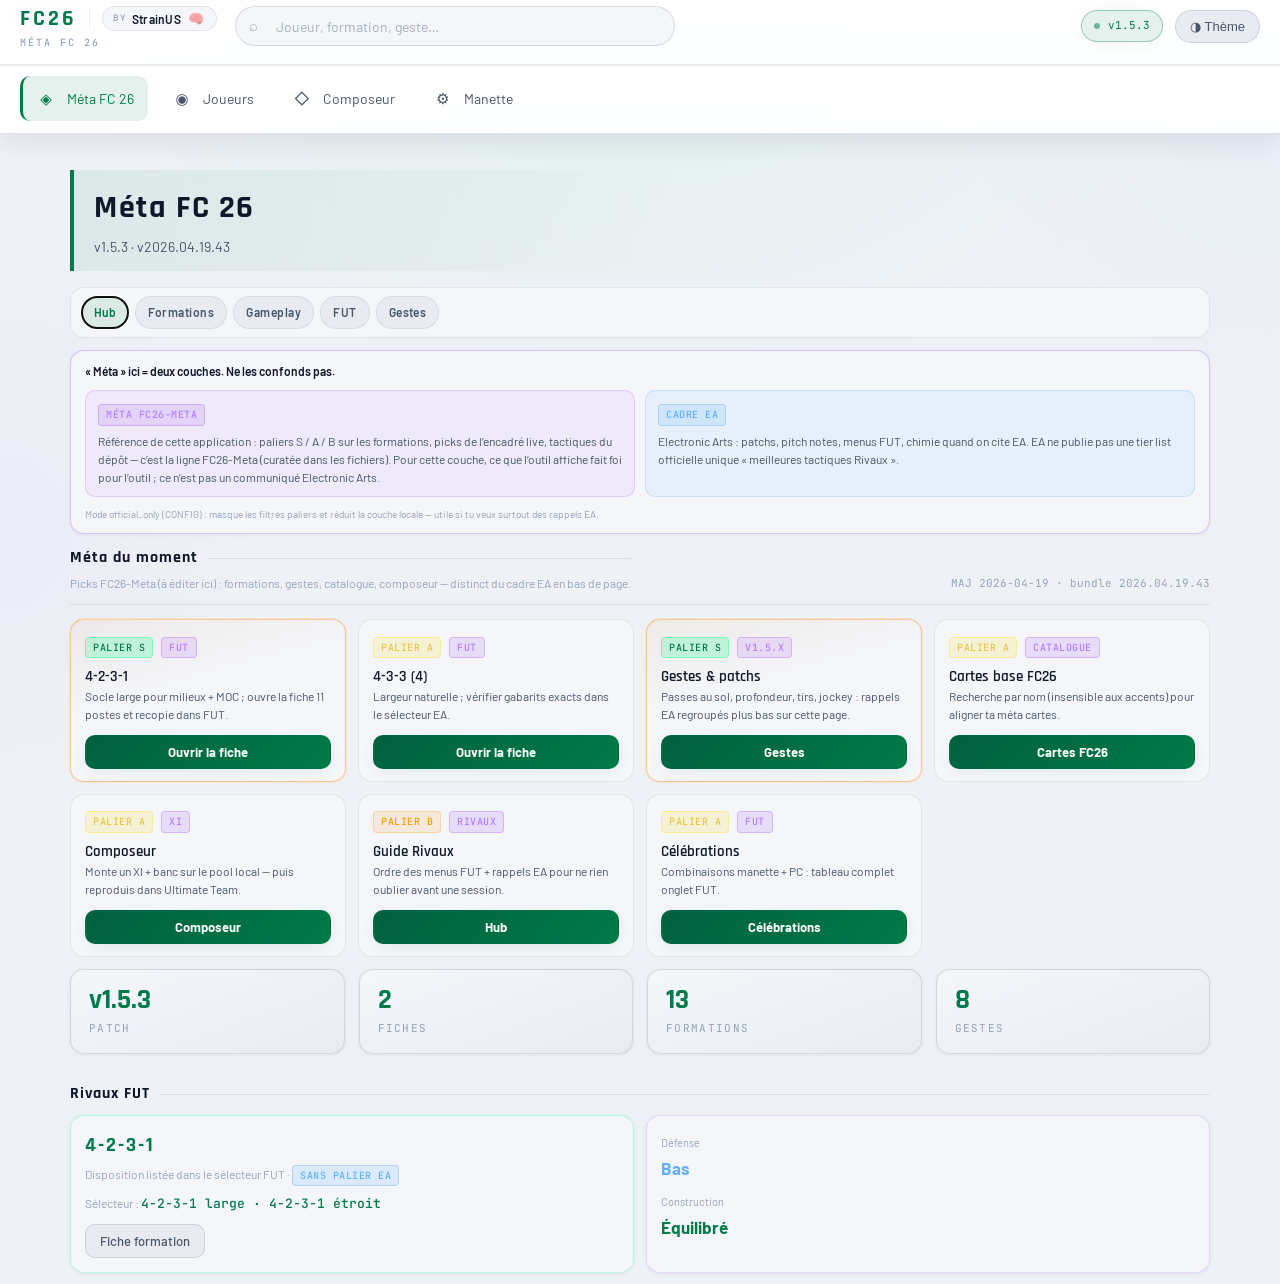
<file: index.html>
<!DOCTYPE html>
<html lang="fr">
<head>
<meta charset="UTF-8">
<meta name="viewport" content="width=device-width, initial-scale=1.0, viewport-fit=cover">
<meta name="color-scheme" content="dark light">
<meta http-equiv="refresh" content="0;url=fc26-meta-command-center.html">
<title>FC26 Meta — redirection</title>
<link rel="canonical" href="fc26-meta-command-center.html">
</head>
<body style="font-family:system-ui,sans-serif;background:#0d1117;color:#e8edf3;padding:2rem">
  <p>Chargement de l’application…</p>
  <p><a href="fc26-meta-command-center.html" style="color:#4da6ff">Ouvrir FC26 Meta Command Center</a></p>
</body>
</html>
</file>
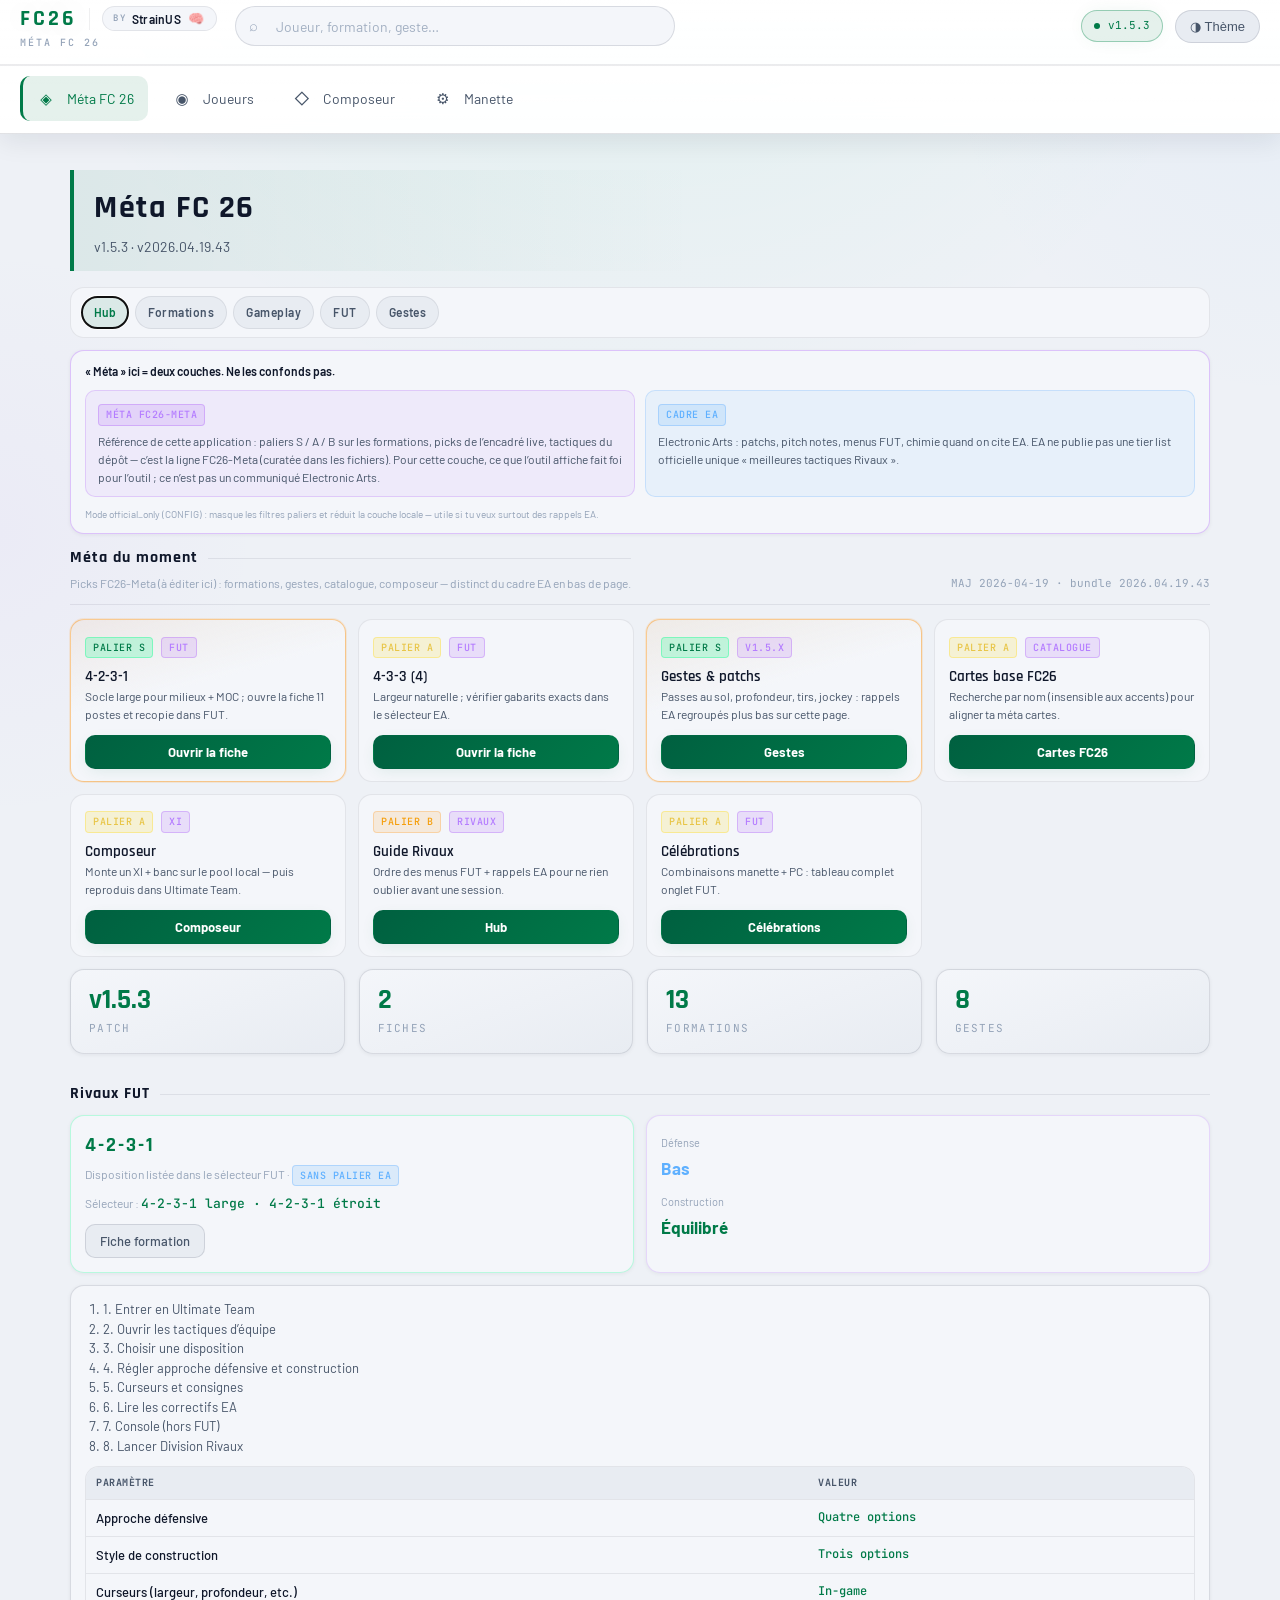
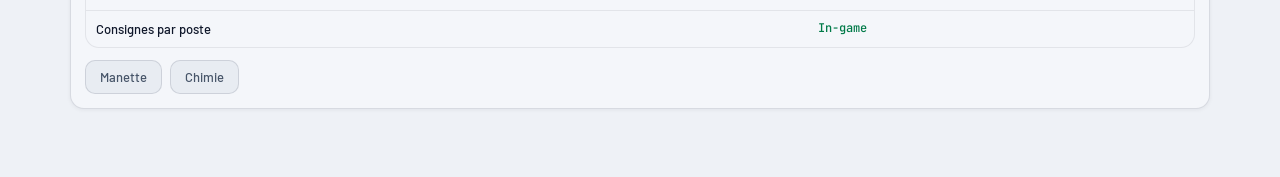
<file: fc26-meta-command-center.html>
<!DOCTYPE html>
<html lang="fr" data-theme="dark">
<head>
<meta charset="UTF-8">
<meta name="viewport" content="width=device-width, initial-scale=1.0, viewport-fit=cover">
<meta name="color-scheme" content="dark light">
<meta name="theme-color" content="#080b0f">
<title>FC 26 · Méta FC 26</title>
<meta name="description" content="Méta FC 26 — tactique, catalogue, composeur.">
<link rel="preconnect" href="https://fonts.googleapis.com">
<link href="https://fonts.googleapis.com/css2?family=Rajdhani:wght@400;500;600;700&family=Barlow:ital,wght@0,300;0,400;0,500;0,600;1,400&family=Inter:wght@300;400;500;600&family=JetBrains+Mono:wght@400;500&display=swap" rel="stylesheet">
<link rel="stylesheet" href="assets/fc26-command-center.css?v=2026.04.19.43">
</head>
<body>
<a id="skip" href="#main">Aller au contenu</a>
<header id="app-header" class="app-header">
<div id="topbar">
  <div class="topbar-inner">
  <div class="logo">
    <div class="logo-lockup">
      <span class="logo-title">FC26</span>
      <span class="logo-divider" aria-hidden="true"></span>
      <a class="logo-credit" href="https://github.com/StrainUS" target="_blank" rel="noopener noreferrer me" aria-label="Par StrainUS — ouvrir le profil GitHub">
        <span class="logo-credit-by">by</span>
        <span class="logo-credit-name">StrainUS</span>
        <span class="logo-credit-emoji" aria-hidden="true">🧠</span>
      </a>
    </div>
    <span class="logo-tagline">Méta FC 26</span>
  </div>
  <div class="search-wrap">
    <span class="search-icon" aria-hidden="true">⌕</span>
    <input id="global-search" type="search" aria-label="Recherche globale" placeholder="Joueur, formation, geste…" autocomplete="off" oninput="globalSearchDebounced(this.value)">
    <span id="search-status" class="search-status td-muted" aria-live="polite"></span>
  </div>
  <div class="topbar-actions">
    <div class="live-badge" id="live-patch-badge" title="Patch"><div class="live-dot" aria-hidden="true"></div><span id="live-patch-text">…</span></div>
    <button type="button" class="theme-toggle" onclick="toggleTheme()">◑ Thème</button>
  </div>
</div>
</div>
<nav id="site-nav" class="site-nav" aria-label="Navigation principale">
  <div class="nav-submenu nav-submenu--flat" role="group" aria-label="Sections">
    <button type="button" class="nav-item active" data-page="meta-home" onclick="fc26NavGo('meta-home')" onkeydown="navKey(event,'meta-home')"><span class="nav-icon" aria-hidden="true">◈</span> Méta FC 26</button>
    <button type="button" class="nav-item" data-page="players" onclick="fc26NavGo('players')" onkeydown="navKey(event,'players')"><span class="nav-icon" aria-hidden="true">◉</span> Joueurs</button>
    <button type="button" class="nav-item" data-page="squad" onclick="fc26NavGo('squad')" onkeydown="navKey(event,'squad')"><span class="nav-icon" aria-hidden="true">◇</span> Composeur</button>
    <button type="button" class="nav-item" data-page="settings" onclick="fc26NavGo('settings')" onkeydown="navKey(event,'settings')"><span class="nav-icon" aria-hidden="true">⚙</span> Manette</button>
  </div>
</nav>
</header>

<main id="main" class="main-canvas" tabindex="-1">

<div class="page active" id="page-meta-home">
  <div class="page-header">
    <h1 class="page-title">Méta FC 26</h1>
    <p class="page-subtitle" id="dash-subtitle">…</p>
  </div>

  <div class="fc26-subtab-bar fc26-subtab-bar--meta" role="tablist" aria-label="Sections hub">
    <button type="button" class="fc26-subtab active" role="tab" aria-selected="true" data-meta-tab="hub" onclick="fc26MetaHomeTab('hub',this)">Hub</button>
    <button type="button" class="fc26-subtab" role="tab" aria-selected="false" data-meta-tab="tactique" onclick="fc26MetaHomeTab('tactique',this)">Formations</button>
    <button type="button" class="fc26-subtab" role="tab" aria-selected="false" data-meta-tab="gameplay" onclick="fc26MetaHomeTab('gameplay',this)">Gameplay</button>
    <button type="button" class="fc26-subtab" role="tab" aria-selected="false" data-meta-tab="fut" onclick="fc26MetaHomeTab('fut',this)">FUT</button>
    <button type="button" class="fc26-subtab" role="tab" aria-selected="false" data-meta-tab="gestes" onclick="fc26MetaHomeTab('gestes',this)">Gestes</button>
  </div>

  <div class="meta-home-panels">
    <div class="fc26-subpanel is-active" id="meta-panel-hub" role="tabpanel" data-meta-tab="hub">
      <div id="meta-app-charter-root" class="meta-app-charter-root" aria-label="Portée méta application"></div>
      <section class="section-block section-block--compact meta-live-band" id="mf-meta-live" aria-label="Méta du moment">
        <div id="meta-live-root" class="meta-live-root" aria-live="polite"></div>
      </section>
      <div class="dash-kpis" id="dash-kpis">
        <div class="dash-kpi"><div class="dash-kpi-val" id="kpi-patch">—</div><div class="dash-kpi-label">Patch</div></div>
        <div class="dash-kpi"><div class="dash-kpi-val" id="kpi-players">—</div><div class="dash-kpi-label">Fiches</div></div>
        <div class="dash-kpi"><div class="dash-kpi-val" id="kpi-form">—</div><div class="dash-kpi-label">Formations</div></div>
        <div class="dash-kpi"><div class="dash-kpi-val" id="kpi-tech">—</div><div class="dash-kpi-label">Gestes</div></div>
      </div>
      <section class="section-block section-block--compact" id="mf-setup">
        <h2 class="section-title">Rivaux FUT</h2>
        <div id="setup-express-root" aria-live="polite"></div>
      </section>
    </div>

    <div class="fc26-subpanel fc26-subpanel--scroll" id="meta-panel-tactique" role="tabpanel" data-meta-tab="tactique" hidden>
      <section class="section-block section-block--compact" id="mf-formations">
        <h2 class="section-title">Formations</h2>
        <div class="filter-bar">
          <button type="button" class="filter-btn active" data-ff="all" onclick="filterFormations('all',this)">Toutes</button>
          <button type="button" class="filter-btn filter-formations-extra" onclick="filterFormations('S',this)">S</button>
          <button type="button" class="filter-btn filter-formations-extra" onclick="filterFormations('A',this)">A</button>
          <button type="button" class="filter-btn filter-formations-extra" onclick="filterFormations('counter',this)">Contre</button>
          <button type="button" class="filter-btn filter-formations-extra" onclick="filterFormations('press',this)">Press</button>
          <button type="button" class="filter-btn filter-formations-extra" onclick="filterFormations('possession',this)">Possession</button>
        </div>
        <div id="formations-container"></div>
      </section>
    </div>

    <div class="fc26-subpanel fc26-subpanel--scroll" id="meta-panel-gameplay" role="tabpanel" data-meta-tab="gameplay" hidden>
      <section class="section-block section-block--compact">
        <h2 class="section-title">Gameplay</h2>
        <div class="table-wrap" id="meta-table-wrap"></div>
      </section>
      <section class="section-block section-block--compact">
        <h2 class="section-title">Patchs</h2>
        <div id="patches-container"></div>
      </section>
      <section class="section-block section-block--compact">
        <h2 class="section-title">Changements</h2>
        <div id="behaviors-container"></div>
      </section>
    </div>

    <div class="fc26-subpanel fc26-subpanel--scroll" id="meta-panel-fut" role="tabpanel" data-meta-tab="fut" hidden>
      <section class="section-block section-block--compact">
        <h2 class="section-title">Chimie FUT</h2>
        <div class="card section-block section-block--compact" id="chem-official-card"></div>
        <h3 class="section-title section-title--sm">Styles</h3>
        <div class="table-wrap" id="chem-picks-wrap"></div>
      </section>
      <section class="section-block section-block--compact">
        <h2 class="section-title">DCE</h2>
        <div id="sbc-container"></div>
      </section>
      <section class="section-block section-block--compact" id="mf-celebrations">
        <h2 class="section-title">Célébrations de but</h2>
        <div id="mf-celebrations-body" class="celebrations-root"></div>
      </section>
    </div>

    <div class="fc26-subpanel fc26-subpanel--scroll" id="meta-panel-gestes" role="tabpanel" data-meta-tab="gestes" hidden>
      <section class="section-block section-block--compact" id="mf-techniques">
        <h2 class="section-title">Gestes</h2>
        <div class="filter-bar">
          <button type="button" class="filter-btn active" onclick="filterTech('all',this)">Toutes</button>
          <button type="button" class="filter-btn" onclick="filterTech('passe',this)">Passe</button>
          <button type="button" class="filter-btn" onclick="filterTech('tir',this)">Tir</button>
          <button type="button" class="filter-btn" onclick="filterTech('dribble',this)">Dribble</button>
          <button type="button" class="filter-btn" onclick="filterTech('defense',this)">Défense</button>
        </div>
        <div id="techniques-container"></div>
      </section>
    </div>
  </div>
</div>

<div class="page" id="page-players">
  <div class="page-header"><h1 class="page-title">Joueurs</h1><p class="page-subtitle">Catalogue base FC26</p></div>
  <div class="fc26-subtab-bar" role="tablist" aria-label="Vue joueurs">
    <button type="button" class="fc26-subtab active" role="tab" aria-selected="true" data-players-tab="fiches" onclick="fc26PlayersTab('fiches',this)">Fiches méta</button>
    <button type="button" class="fc26-subtab" role="tab" aria-selected="false" data-players-tab="catalog" onclick="fc26PlayersTab('catalog',this)">Cartes FC26</button>
  </div>
  <div class="fc26-subpanel is-active" id="players-panel-fiches" role="tabpanel" data-players-tab="fiches">
    <div class="filter-bar">
      <input class="filter-input" style="min-width:160px;cursor:text" id="f-q" type="search" placeholder="Nom / club…" aria-label="Recherche texte" oninput="setPlayerFilter('q',this.value)">
      <select class="filter-select" id="f-pos" aria-label="Filtre poste" onchange="setPlayerFilter('pos',this.value)"><option value="">Tous postes</option><option value="ST">ST</option><option value="CAM">CAM</option><option value="CM">CM</option><option value="CDM">CDM</option><option value="W">LW/RW</option><option value="FB">LB/RB</option><option value="CB">CB</option><option value="GK">GK</option></select>
      <select class="filter-select" id="f-league" aria-label="Ligue" onchange="setPlayerFilter('league',this.value)"><option value="">Toutes ligues</option><option value="PL">Premier League</option><option value="LALIGA">LaLiga</option><option value="SerieA">Serie A</option><option value="Bundesliga">Bundesliga</option><option value="Ligue1">Ligue 1</option><option value="Brasileirao">Brésil</option></select>
      <select class="filter-select" id="f-acc" aria-label="Filtre accélération" onchange="setPlayerFilter('acc',this.value)"><option value="">Accélération</option><option value="Explosive">Explosive</option><option value="Controlled">Controlled</option><option value="Lengthy">Lengthy</option></select>
      <select class="filter-select" id="f-patch" aria-label="Sensibilité patch" onchange="setPlayerFilter('patchSens',this.value)"><option value="">Sensibilité patch</option><option value="faible">Faible</option><option value="moyen">Moyen</option><option value="élevé">Élevé</option></select>
      <button type="button" class="filter-btn" onclick="resetPlayerFilters()">Reset</button>
    </div>
    <div class="players-grid-scroll">
      <div class="grid-auto" id="players-grid"></div>
    </div>
  </div>
  <div class="fc26-subpanel fc26-subpanel--scroll" id="players-panel-catalog" role="tabpanel" data-players-tab="catalog" hidden>
    <div class="card section-block section-block--compact" style="padding:16px">
      <div class="card-header" style="margin-bottom:10px;padding:0;border:none"><div class="card-title">Catalogue</div><span class="badge badge-official">DataHub</span></div>
      <p id="roster-load-status" class="td-muted" style="font-size:12px;margin-bottom:8px;line-height:1.4" aria-live="polite">…</p>
      <div class="filter-bar" style="margin:0">
        <input class="filter-input" type="search" id="roster-q" style="min-width:200px;flex:1;cursor:text" placeholder="Nom, club…" aria-label="Recherche roster" oninput="playersRosterSearchDebounced()">
        <button type="button" class="filter-btn" onclick="renderPlayersRosterResults(true)">OK</button>
      </div>
      <div id="roster-results" class="catalog-list roster-results-scroll" role="listbox" aria-label="Résultats"></div>
    </div>
  </div>
</div>

<div class="page" id="page-squad">
  <div class="page-header">
    <h1 class="page-title">Composeur</h1>
    <p class="page-subtitle">XI + banc</p>
  </div>
  <p class="td-muted" style="font-size:12px;margin-bottom:10px" id="squad-catalog-status" aria-live="polite">…</p>
  <div class="squad-layout">
    <div class="squad-pitch-col">
      <div class="squad-toolbar">
        <button type="button" class="filter-btn" onclick="squadResetAll()">Vider</button>
        <button type="button" class="filter-btn" onclick="squadExportJson()">JSON</button>
      </div>
      <div class="squad-pitch-wrap">
        <div class="squad-pitch" id="squad-pitch" role="application" aria-label="Terrain">
          <div class="squad-pitch-grass" aria-hidden="true"></div>
          <div class="squad-pitch-lines" aria-hidden="true"></div>
          <div class="squad-pitch-slots" id="squad-pitch-slots"></div>
        </div>
      </div>
      <div class="squad-bench-wrap">
        <div class="squad-bench-label">Banc</div>
        <div class="squad-bench-row" id="squad-bench" role="list"></div>
      </div>
      <p class="td-muted" style="font-size:11px;margin-top:8px">Maj+clic : échanger deux titulaires · Échap : désélection</p>
    </div>
    <div class="catalog-panel">
      <div class="squad-side-formation">
        <label class="td-muted" style="font-size:11px;display:block;margin-bottom:6px">Formation</label>
        <select class="filter-select" id="squad-formation" style="width:100%" aria-label="Formation" onchange="squadChangeFormation(this.value)"></select>
      </div>
      <div class="card" style="padding:12px;margin-bottom:12px;border-color:rgba(0,255,136,.2)">
        <div class="card-header" style="margin-bottom:8px;padding:0;border:none"><div class="card-title">Titulaires</div><span class="badge badge-analytical" id="squad-starters-avg">—</span></div>
        <div id="squad-sidebar-stats" class="squad-side-stats" aria-label="Moyennes"></div>
        <div class="td-muted" style="font-size:10px;margin-bottom:4px">Chimie (local)</div>
        <div class="squad-chem-bar" aria-hidden="true"><div class="squad-chem-fill" id="squad-chem-fill"></div></div>
        <p class="td-muted" style="font-size:10px" id="squad-chem-label">0 / 33</p>
      </div>
      <div class="card-header" style="margin-bottom:10px;padding:0;border:none"><div class="card-title">Joueurs</div><span class="badge badge-official" id="squad-catalog-count">—</span></div>
      <div class="filter-bar" style="margin:0;flex-direction:column;align-items:stretch">
        <input class="filter-input" type="search" id="squad-cat-q" placeholder="Recherche…" aria-label="Catalogue" style="width:100%;cursor:text" oninput="squadCatalogFilterDebounced()">
        <div style="display:flex;gap:8px;flex-wrap:wrap">
          <select class="filter-select" id="squad-cat-pos" aria-label="Poste" onchange="squadRenderCatalog()"><option value="">Poste</option><option value="GK">GK</option><option value="CB">CB</option><option value="LB">LB</option><option value="RB">RB</option><option value="CDM">CDM</option><option value="CM">CM</option><option value="CAM">CAM</option><option value="LM">LM</option><option value="RM">RM</option><option value="LW">LW</option><option value="RW">RW</option><option value="CF">CF</option><option value="ST">ST</option></select>
          <input class="filter-input" type="number" min="1" max="99" placeholder="OVR min" id="squad-cat-minovr" aria-label="OVR min" style="width:100px;cursor:text" oninput="squadCatalogFilterDebounced()">
        </div>
      </div>
      <p class="td-muted" style="font-size:11px;margin-top:6px">Clic case terrain ou banc, puis joueur.</p>
      <div class="catalog-list" id="squad-catalog-list" role="listbox" aria-label="Catalogue"></div>
    </div>
  </div>
</div>

<div class="page" id="page-settings">
  <div class="page-header"><h1 class="page-title">Manette</h1><p class="page-subtitle">Réglages</p></div>
  <div class="fc26-subtab-bar" role="tablist" aria-label="Sections manette">
    <button type="button" class="fc26-subtab active" role="tab" aria-selected="true" data-settings-tab="sources" onclick="fc26SettingsTab('sources',this)">Sources EA</button>
    <button type="button" class="fc26-subtab" role="tab" aria-selected="false" data-settings-tab="sticks" onclick="fc26SettingsTab('sticks',this)">Curseurs</button>
  </div>
  <div class="fc26-subpanel fc26-subpanel--scroll is-active" id="settings-panel-sources" role="tabpanel" data-settings-tab="sources">
    <div id="settings-meta-guide" class="section-block section-block--compact"></div>
  </div>
  <div class="fc26-subpanel fc26-subpanel--scroll" id="settings-panel-sticks" role="tabpanel" data-settings-tab="sticks" hidden>
    <div class="filter-bar">
      <button type="button" class="filter-btn active" onclick="showSettingProfile('balanced',this)">Équilibré</button>
      <button type="button" class="filter-btn" onclick="showSettingProfile('aggressive',this)">Agressif</button>
      <button type="button" class="filter-btn" onclick="showSettingProfile('technical',this)">Technique</button>
      <button type="button" class="filter-btn" onclick="showSettingProfile('control',this)">Contrôle</button>
      <button type="button" class="filter-btn" onclick="showSettingProfile('pressing',this)">Pressing</button>
      <button type="button" class="filter-btn" onclick="showSettingProfile('defensive',this)">Défensif</button>
    </div>
    <div id="settings-container"></div>
  </div>
</div>

<div class="page" id="page-formation-detail">
  <div class="detail-back-bar">
    <button type="button" class="filter-btn detail-back-btn" id="formation-detail-back" onclick="leaveFormationDetailPage()">← Retour</button>
    <span class="detail-back-context td-muted" id="formation-detail-back-hint" aria-live="polite"></span>
  </div>
  <div id="formation-detail-root"></div>
</div>

<div class="page" id="page-player-detail">
  <div class="detail-back-bar">
    <button type="button" class="filter-btn detail-back-btn" id="player-detail-back" onclick="leavePlayerDetailPage()">← Retour</button>
    <span class="detail-back-context td-muted" id="player-detail-back-hint" aria-live="polite"></span>
  </div>
  <div id="player-detail-root"></div>
</div>
</main>
<script src="assets/fc26-meta-data.js?v=2026.04.19.43"></script>
<script src="assets/fc26-command-center.js?v=2026.04.19.43"></script>
</body>
</html>
</file>
<file: assets/fc26-command-center.css>
:root {
  --bg-0:#06090e;
  --bg-1:#0c1018;
  --bg-2:#121a24;
  --bg-3:#1a2330;
  --bg-4:#243040;
  --border:rgba(255,255,255,.065);
  --border-strong:rgba(255,255,255,.11);
  --border-accent:rgba(0,255,136,.28);
  --green:#00e67a;
  --green-dim:#00b868;
  --green-muted:rgba(0,230,122,.1);
  --green-glow:rgba(0,230,122,.22);
  --gold:#e8c547;
  --red:#f05555;
  --orange:#f59e0b;
  --blue:#5eb0ff;
  --purple:#b47cff;
  --text-primary:#eef2f7;
  --text-secondary:#94a3b8;
  --text-muted:#64748b;
  --topbar-h:52px;
  --site-nav-row:52px;
  --app-header-h:118px;
  --radius:10px;
  --radius-lg:14px;
  --radius-xl:18px;
  --main-max:1180px;
  --shadow-sm:0 2px 8px rgba(0,0,0,.2);
  --shadow-md:0 8px 32px rgba(0,0,0,.35);
  --shadow-lg:0 20px 50px rgba(0,0,0,.45);
  --mono:'JetBrains Mono',monospace;
  --display:'Rajdhani',sans-serif;
  --body:'Barlow','Inter',system-ui,sans-serif;
  --transition:.2s cubic-bezier(.4,0,.2,1);
  --transition-fast:.14s cubic-bezier(.4,0,.2,1);
}
[data-theme="light"]{
  --bg-0:#eef1f6;
  --bg-1:#fff;
  --bg-2:#f4f6fa;
  --bg-3:#e8ecf2;
  --bg-4:#dce2eb;
  --border:rgba(15,23,42,.08);
  --border-strong:rgba(15,23,42,.12);
  --border-accent:rgba(0,136,72,.35);
  --green:#007a48;
  --green-dim:#006040;
  --green-muted:rgba(0,122,72,.1);
  --green-glow:rgba(0,122,72,.12);
  --text-primary:#0f172a;
  --text-secondary:#475569;
  --text-muted:#94a3b8;
  --shadow-sm:0 1px 4px rgba(15,23,42,.06);
  --shadow-md:0 8px 24px rgba(15,23,42,.08);
  --shadow-lg:0 16px 40px rgba(15,23,42,.1);
}
*,*::before,*::after{box-sizing:border-box;margin:0;padding:0}
html{scroll-behavior:smooth;-webkit-text-size-adjust:100%;text-size-adjust:100%;scroll-padding-top:var(--app-header-h)}
body{
  font-family:var(--body);
  font-size:15px;
  background-color:var(--bg-0);
  background-image:
    radial-gradient(ellipse 100% 80% at 50% -20%,rgba(0,230,122,.09),transparent 55%),
    radial-gradient(ellipse 60% 50% at 100% 0%,rgba(94,176,255,.06),transparent 45%),
    radial-gradient(ellipse 50% 40% at 0% 30%,rgba(180,124,255,.05),transparent 40%);
  color:var(--text-primary);
  display:flex;
  flex-direction:column;
  min-height:100vh;
  min-height:100dvh;
  min-height:-webkit-fill-available;
  overflow-x:clip;
  line-height:1.55;
  -webkit-font-smoothing:antialiased;
  -webkit-tap-highlight-color:rgba(0,230,122,.12);
}
@supports not (overflow:clip){
  body{overflow-x:hidden}
}
img,svg,video{max-width:100%;height:auto}
#skip{position:absolute;left:-999px;top:auto;width:1px;height:1px;overflow:hidden}
#skip:focus{position:fixed;left:12px;top:12px;z-index:2000;width:auto;height:auto;padding:8px 12px;background:var(--bg-1);border:1px solid var(--green);border-radius:6px}
.app-header{
  position:sticky;top:0;left:0;right:0;z-index:1000;flex-shrink:0;overflow:visible;
  background:linear-gradient(180deg,rgba(10,14,20,.98) 0%,rgba(8,11,15,.94) 100%);
  border-bottom:1px solid var(--border-strong);
  box-shadow:var(--shadow-md);
  -webkit-backdrop-filter:blur(16px) saturate(1.2);
  backdrop-filter:blur(16px) saturate(1.2);
}
[data-theme="light"] .app-header{
  background:linear-gradient(180deg,rgba(255,255,255,.98) 0%,rgba(255,255,255,.92) 100%);
}
#topbar{
  position:relative;
  border-bottom:1px solid var(--border);
  padding:env(safe-area-inset-top,0px) max(20px,env(safe-area-inset-left,0px)) 12px max(20px,env(safe-area-inset-right,0px));
  box-sizing:border-box;
}
.topbar-inner{
  display:flex;
  align-items:center;
  flex-wrap:wrap;
  row-gap:12px;
  column-gap:18px;
  min-height:var(--topbar-h);
}
.logo{display:flex;flex-direction:column;align-items:flex-start;gap:4px;flex-shrink:0;line-height:1.1}
.logo-lockup{display:flex;align-items:center;flex-wrap:wrap;gap:10px 12px;min-height:28px}
.logo-title{font-family:var(--display);font-size:22px;font-weight:700;letter-spacing:0.14em;color:var(--green);line-height:1;text-shadow:0 0 28px var(--green-glow)}
.logo-divider{width:1px;height:22px;background:var(--border);flex-shrink:0;opacity:0.85}
.logo-credit{display:inline-flex;align-items:center;gap:6px;padding:5px 12px 5px 10px;border-radius:999px;border:1px solid var(--border);background:var(--bg-2);text-decoration:none;font-family:var(--body);font-size:12px;line-height:1;color:var(--text-secondary);transition:border-color var(--transition),background var(--transition),color var(--transition),box-shadow var(--transition)}
.logo-credit-by{font-family:var(--mono);font-size:9px;font-weight:600;letter-spacing:0.14em;text-transform:uppercase;color:var(--text-muted)}
.logo-credit-name{font-weight:600;color:var(--text-primary);letter-spacing:0.02em}
.logo-credit-emoji{font-size:13px;line-height:1;opacity:0.92;margin-left:1px}
.logo-credit:hover,.logo-credit:focus-visible{border-color:rgba(0,255,136,0.35);background:var(--bg-3);color:var(--green);outline:none;box-shadow:0 0 0 1px rgba(0,255,136,0.08)}
.logo-credit:hover .logo-credit-name,.logo-credit:focus-visible .logo-credit-name{color:var(--green)}
.logo-credit:hover .logo-credit-by,.logo-credit:focus-visible .logo-credit-by{color:var(--text-secondary)}
.logo-tagline{font-style:normal;color:var(--text-muted);font-weight:500;font-size:10px;font-family:var(--mono);letter-spacing:0.2em;text-transform:uppercase;margin:0;padding:0}
#global-search{
  flex:1;
  min-width:120px;
  max-width:440px;
  height:40px;
  padding:0 14px 0 40px;
  font-size:14px;
  color:var(--text-primary);
  font-family:var(--body);
  background:var(--bg-2);
  border:1px solid var(--border-strong);
  border-radius:999px;
  box-shadow:inset 0 1px 0 rgba(255,255,255,.04);
  transition:border-color var(--transition-fast),box-shadow var(--transition-fast),background var(--transition-fast);
}
#global-search::placeholder{color:var(--text-muted);opacity:0.85}
#global-search:hover{border-color:rgba(255,255,255,.12)}
#global-search:focus{
  outline:none;
  border-color:var(--green-dim);
  box-shadow:inset 0 1px 0 rgba(255,255,255,.06),0 0 0 3px var(--green-muted);
}
.search-wrap{position:relative;flex:1;max-width:440px;display:flex;flex-wrap:wrap;align-items:center;gap:6px 10px;min-width:0}
.search-icon{position:absolute;left:14px;top:50%;transform:translateY(-50%);color:var(--text-muted);font-size:15px;pointer-events:none;opacity:0.9}
.search-status{
  display:none;
  font-size:12px;
  margin-left:4px;
  max-width:min(220px,32vw);
  line-height:1.35;
  color:var(--text-secondary);
}
.topbar-actions{margin-left:auto;display:flex;align-items:center;gap:12px;flex-shrink:0}
.theme-toggle{
  background:var(--bg-3);
  border:1px solid var(--border-strong);
  border-radius:999px;
  padding:8px 14px;
  cursor:pointer;
  color:var(--text-secondary);
  font-size:13px;
  font-weight:500;
  transition:border-color var(--transition-fast),color var(--transition-fast),background var(--transition-fast),box-shadow var(--transition-fast);
}
.theme-toggle:hover,.theme-toggle:focus-visible{
  border-color:var(--green-dim);
  color:var(--green);
  background:var(--green-muted);
  outline:none;
}
.live-badge{
  display:flex;
  align-items:center;
  gap:8px;
  font-size:11px;
  font-family:var(--mono);
  color:var(--green);
  background:var(--green-muted);
  border:1px solid var(--border-accent);
  border-radius:999px;
  padding:6px 12px;
  box-shadow:0 0 20px -6px var(--green-glow);
}
.live-dot{width:6px;height:6px;background:var(--green);border-radius:50%;animation:pulse 1.5s infinite}
@keyframes pulse{0%,100%{opacity:1}50%{opacity:.5}}
/* Pas d’overflow ici : overflow-x ≠ visible force overflow-y à auto et rogne les .nav-submenu (position absolute). */
#site-nav{
  display:flex;
  flex-wrap:wrap;
  align-items:center;
  gap:8px 10px;
  min-height:var(--site-nav-row);
  padding:10px max(20px,env(safe-area-inset-left,0px)) 12px max(20px,env(safe-area-inset-right,0px));
  overflow:visible;
  background:rgba(6,9,14,.65);
  border-top:1px solid var(--border);
}
[data-theme="light"] #site-nav{background:rgba(255,255,255,.5)}
details.nav-cat{position:relative;flex:0 0 auto;z-index:1}
details.nav-cat[open]{z-index:12000}
summary.nav-cat-summary{
  list-style:none;
  display:flex;
  align-items:center;
  gap:8px;
  padding:9px 16px;
  font-size:11px;
  font-family:var(--mono);
  font-weight:600;
  letter-spacing:0.11em;
  text-transform:uppercase;
  color:var(--text-secondary);
  border-radius:999px;
  border:1px solid var(--border);
  background:var(--bg-2);
  cursor:pointer;
  user-select:none;
  white-space:nowrap;
  transition:background var(--transition-fast),border-color var(--transition-fast),color var(--transition-fast),box-shadow var(--transition-fast);
}
summary.nav-cat-summary::-webkit-details-marker{display:none}
summary.nav-cat-summary::after{content:'▾';font-size:9px;opacity:.65;margin-left:2px;transition:transform var(--transition)}
details.nav-cat[open] > summary.nav-cat-summary{
  background:var(--bg-3);
  border-color:var(--green-dim);
  color:var(--text-primary);
  box-shadow:0 0 0 1px var(--green-muted);
}
details.nav-cat[open] > summary.nav-cat-summary::after{transform:rotate(-180deg)}
summary.nav-cat-summary:hover{
  color:var(--text-primary);
  background:var(--bg-3);
  border-color:var(--border-strong);
}
.nav-submenu{
  position:absolute;top:calc(100% + 8px);left:0;right:auto;
  min-width:min(300px,calc(100vw - 24px - env(safe-area-inset-left,0px) - env(safe-area-inset-right,0px)));
  max-height:min(70vh,440px);overflow-y:auto;-webkit-overflow-scrolling:touch;
  padding:8px;background:var(--bg-2);border:1px solid var(--border-strong);border-radius:var(--radius-xl);box-shadow:var(--shadow-lg);
  z-index:12001
}
.nav-submenu .nav-item{
  display:flex;align-items:center;gap:12px;width:100%;padding:11px 14px;margin:3px 0;border:none;border-radius:var(--radius);border-left:3px solid transparent;
  background:transparent;font:inherit;font-size:14px;color:var(--text-secondary);text-align:left;cursor:pointer;transition:all var(--transition-fast)
}
.nav-submenu .nav-item:hover,.nav-submenu .nav-item:focus-visible{background:var(--bg-3);color:var(--text-primary);outline:none}
.nav-submenu .nav-item:focus-visible{border-left-color:var(--green-dim)}
.nav-submenu .nav-item.active{background:var(--green-muted);border-left-color:var(--green);color:var(--green)}
/* Barre plate (sans <details>) : rester dans le flux du header. */
#site-nav > .nav-submenu--flat{
  position:relative;
  top:auto;
  left:auto;
  right:auto;
  min-width:0;
  max-height:none;
  overflow:visible;
  display:flex;
  flex-wrap:wrap;
  align-items:center;
  gap:6px 8px;
  flex:1 1 auto;
  padding:0;
  border:none;
  border-radius:0;
  box-shadow:none;
  background:transparent;
}
#site-nav > .nav-submenu--flat .nav-item{
  width:auto;
  flex:0 1 auto;
  margin:0;
  white-space:nowrap;
}
/* Sous-onglets (Méta / Joueurs / Manette) : moins de scroll page, scroll interne */
.fc26-subtab-bar{
  display:flex;
  flex-wrap:wrap;
  gap:6px;
  margin:0 0 12px;
  padding:8px 10px;
  border-radius:var(--radius-lg);
  border:1px solid var(--border);
  background:var(--bg-2);
  position:sticky;
  top:max(8px,calc(var(--app-header-h) - 8px));
  z-index:3;
}
.fc26-subtab{
  appearance:none;
  font:inherit;
  cursor:pointer;
  border:1px solid var(--border);
  background:var(--bg-3);
  color:var(--text-secondary);
  border-radius:999px;
  padding:6px 12px;
  font-size:12px;
  font-weight:600;
  letter-spacing:.04em;
  transition:background var(--transition-fast),color var(--transition-fast),border-color var(--transition-fast);
  touch-action:manipulation;
}
.fc26-subtab:hover{border-color:var(--border-accent);color:var(--text-primary)}
.fc26-subtab.active{
  background:rgba(0,255,136,.12);
  border-color:rgba(0,255,136,.35);
  color:var(--green);
}
[data-theme="light"] .fc26-subtab.active{background:rgba(0,122,72,.1);border-color:rgba(0,122,72,.28);color:var(--green)}
.meta-home-panels{min-height:0}
.fc26-subpanel{display:none;min-height:0}
.fc26-subpanel.is-active{display:block}
.fc26-subpanel--scroll{
  max-height:min(calc(100vh - var(--app-header-h) - 168px),72vh);
  overflow-y:auto;
  overscroll-behavior:contain;
  padding-bottom:8px;
}
#page-meta-home .section-block--compact{margin-bottom:12px}
#page-meta-home .section-block--compact .section-title{margin-bottom:8px;font-size:16px}
.section-title.section-title--sm{font-size:13px;margin-bottom:6px;letter-spacing:.04em}
.section-title.section-title--sm::after{opacity:.35}
.players-grid-scroll{
  max-height:min(calc(100vh - var(--app-header-h) - 200px),68vh);
  overflow-y:auto;
  overscroll-behavior:contain;
  margin-top:10px;
}
.roster-results-scroll{
  max-height:min(48vh,400px);
  overflow-y:auto;
  overscroll-behavior:contain;
  margin-top:12px;
}
#page-meta-home .page-header{margin-bottom:16px;padding-bottom:14px}
.cel-mono{font-family:var(--mono);font-size:11px;line-height:1.35}
.cel-table-wrap table{min-width:520px}
.celebrations-root .cel-table-wrap{margin-bottom:4px}
.meta-app-charter-root{min-height:0}
.meta-app-charter-grid{
  display:grid;
  grid-template-columns:repeat(auto-fit,minmax(240px,1fr));
  gap:10px;
}
.meta-app-charter-block{
  padding:10px 12px;
  border-radius:var(--radius);
  border:1px solid var(--border);
}
.meta-app-charter-block--app{
  background:rgba(168,85,247,.07);
  border-color:rgba(168,85,247,.22);
}
.meta-app-charter-block--ea{
  background:rgba(77,166,255,.07);
  border-color:rgba(77,166,255,.22);
}

/* Hub « Méta du moment » (type Warzone Meta) */
.meta-live-band{margin-bottom:8px}
.meta-live-root .meta-live-head{
  display:flex;
  flex-wrap:wrap;
  align-items:flex-end;
  justify-content:space-between;
  gap:12px 16px;
  margin-bottom:14px;
  padding-bottom:12px;
  border-bottom:1px solid var(--border);
}
.meta-live-updated{flex-shrink:0;max-width:100%}
.meta-live-grid{
  display:grid;
  grid-template-columns:repeat(auto-fill,minmax(228px,1fr));
  gap:12px;
}
.meta-live-card{
  padding:14px 14px 12px;
  border-radius:var(--radius-lg);
  border:1px solid var(--border);
  background:var(--bg-2);
  display:flex;
  flex-direction:column;
  min-height:100%;
}
.meta-live-card--s{
  border-color:rgba(255,140,0,.42);
  box-shadow:0 0 0 1px rgba(255,140,0,.12);
  background:linear-gradient(165deg,rgba(255,140,0,.06) 0%,var(--bg-2) 42%);
}
.meta-live-card__top{display:flex;flex-wrap:wrap;align-items:center;gap:6px 8px;margin-bottom:8px;min-height:26px}
.meta-live-card__title{font-family:var(--display);font-size:15px;font-weight:600;margin:0;line-height:1.25;color:var(--text-primary)}
.meta-live-card__blurb{font-size:12px;color:var(--text-secondary);line-height:1.5;margin:0 0 12px;flex:1}
.nav-icon{width:18px;text-align:center;font-size:15px;flex-shrink:0}
#main.main-canvas{
  flex:1;
  min-width:0;
  width:100%;
  max-width:var(--main-max);
  margin-left:auto;
  margin-right:auto;
  padding:36px max(20px,env(safe-area-inset-left,10px)) max(40px,env(safe-area-inset-bottom,8px)) max(20px,env(safe-area-inset-right,10px));
  position:relative;
  z-index:0;
}
.detail-back-bar{display:flex;align-items:center;flex-wrap:wrap;gap:10px;margin-bottom:20px;padding-bottom:16px;border-bottom:1px solid var(--border)}
.detail-back-btn{min-height:44px;padding:10px 16px;touch-action:manipulation;-webkit-tap-highlight-color:transparent}
.detail-back-context{font-size:12px}
.fd-pro--fullpage .fd-pro-detail{max-height:none;overflow:visible}
.fd-pro--fullpage{margin-top:0}
.page{display:none}.page.active{display:block;animation:fadeIn .2s ease}
@keyframes fadeIn{from{opacity:0;transform:translateY(4px)}to{opacity:1;transform:translateY(0)}}
.page-header{
  margin:0 0 28px;
  padding:20px 0 20px 20px;
  border-left:4px solid var(--green);
  border-radius:0 var(--radius-lg) var(--radius-lg) 0;
  background:linear-gradient(90deg,rgba(0,230,122,.08) 0%,transparent 55%);
  scroll-margin-top:calc(var(--app-header-h) + 12px);
}
[data-theme="light"] .page-header{background:linear-gradient(90deg,rgba(0,122,72,.08) 0%,transparent 55%)}
.page-title{
  font-family:var(--display);
  font-size:clamp(1.5rem,4vw + .5rem,2rem);
  font-weight:700;
  letter-spacing:0.05em;
  margin:0 0 10px;
  line-height:1.12;
  color:var(--text-primary);
}
.page-subtitle{font-size:14px;color:var(--text-secondary);margin:0;line-height:1.5;max-width:62ch}
.grid-2{display:grid;grid-template-columns:repeat(2,1fr);gap:18px}
.grid-auto{display:grid;grid-template-columns:repeat(auto-fill,minmax(min(100%,280px),1fr));gap:18px}
.card{
  background:linear-gradient(165deg,var(--bg-2) 0%,rgba(0,0,0,.12) 100%);
  border:1px solid var(--border-strong);
  border-radius:var(--radius-lg);
  padding:18px 20px;
  box-shadow:var(--shadow-sm);
  transition:border-color var(--transition-fast),box-shadow var(--transition-fast),transform var(--transition-fast);
}
[data-theme="light"] .card{background:var(--bg-2)}
.card:hover{border-color:var(--border-accent);box-shadow:var(--shadow-md)}
.card-header{display:flex;align-items:center;justify-content:space-between;margin-bottom:12px;gap:8px;flex-wrap:wrap}
.card-title{font-family:var(--display);font-size:14px;font-weight:600;letter-spacing:.5px;text-transform:uppercase;color:var(--text-secondary)}
.section-block{margin-bottom:28px}
.section-title{font-family:var(--display);font-size:18px;font-weight:700;letter-spacing:1px;margin-bottom:14px;display:flex;align-items:center;gap:10px}
.section-title::after{content:'';flex:1;height:1px;background:var(--border)}
.badge{display:inline-flex;align-items:center;gap:4px;font-size:10px;font-family:var(--mono);font-weight:500;border-radius:4px;padding:2px 7px;white-space:nowrap;text-transform:uppercase;letter-spacing:.5px}
.badge-official{background:rgba(77,166,255,.15);color:var(--blue);border:1px solid rgba(77,166,255,.3)}
.badge-analytical{background:rgba(168,85,247,.15);color:var(--purple);border:1px solid rgba(168,85,247,.3)}
.badge-community{background:rgba(255,140,0,.15);color:var(--orange);border:1px solid rgba(255,140,0,.3)}
.badge-unconfirmed{background:rgba(255,68,68,.1);color:var(--red);border:1px solid rgba(255,68,68,.2)}
.badge-meta-s{background:rgba(0,255,136,.2);color:var(--green);border:1px solid rgba(0,255,136,.35)}
.badge-meta-a{background:rgba(255,215,0,.15);color:var(--gold);border:1px solid rgba(255,215,0,.3)}
.badge-meta-b{background:rgba(255,140,0,.12);color:var(--orange);border:1px solid rgba(255,140,0,.25)}
.badge-meta-c{background:rgba(255,255,255,.06);color:var(--text-secondary);border:1px solid var(--border)}
.badge-patch{background:rgba(255,68,68,.12);color:#ff6666;border:1px solid rgba(255,68,68,.25)}
.badge-stable{background:rgba(0,255,136,.1);color:var(--green-dim);border:1px solid rgba(0,255,136,.2)}
.badge-role{background:rgba(77,166,255,.12);color:#80c4ff;border:1px solid rgba(77,166,255,.25)}
.info-box{
  background:var(--bg-3);
  border:1px solid var(--border);
  border-left:4px solid var(--green);
  border-radius:var(--radius);
  padding:14px 18px;
  font-size:13px;
  color:var(--text-secondary);
  margin-bottom:14px;
  line-height:1.55;
}
.info-box.warn{border-left-color:var(--orange)}.info-box.danger{border-left-color:var(--red)}
.info-box strong{color:var(--text-primary)}
.score-wrap{display:flex;align-items:center;gap:8px}
.score-bar{flex:1;height:4px;background:var(--bg-4);border-radius:2px;overflow:hidden}
.score-fill{height:100%;border-radius:2px;transition:width .4s ease}
.score-fill.s{background:var(--green)}.score-fill.a{background:var(--gold)}.score-fill.b{background:var(--orange)}.score-fill.c{background:var(--text-muted)}
.score-label{font-family:var(--mono);font-size:11px;color:var(--text-secondary);min-width:28px;text-align:right}
.table-wrap{
  overflow-x:auto;
  border-radius:var(--radius-lg);
  border:1px solid var(--border);
  background:var(--bg-2);
}
.table-wrap table{width:100%;border-collapse:collapse;font-size:13px}
.main-canvas a{color:var(--blue);text-decoration:none}
.main-canvas a:hover{text-decoration:underline;text-underline-offset:3px}
th{background:var(--bg-3);color:var(--text-secondary);font-family:var(--mono);font-size:10px;text-transform:uppercase;letter-spacing:1px;padding:10px 12px;text-align:left;border-bottom:1px solid var(--border);white-space:nowrap;cursor:pointer;user-select:none}
th:hover{color:var(--green)}th.sort-asc::after{content:' ↑';color:var(--green)}th.sort-desc::after{content:' ↓';color:var(--green)}
td{padding:10px 12px;border-bottom:1px solid var(--border);vertical-align:middle}
tr:last-child td{border-bottom:none}tr:hover td{background:var(--bg-3)}
.td-name{font-weight:500;color:var(--text-primary)}.td-val{font-family:var(--mono);color:var(--green);font-size:13px;font-weight:500}.td-muted{color:var(--text-muted);font-size:11.5px}
.filter-bar{
  display:flex;
  flex-wrap:wrap;
  gap:10px;
  margin-bottom:18px;
  align-items:center;
  padding:12px 14px;
  background:var(--bg-2);
  border:1px solid var(--border);
  border-radius:var(--radius-lg);
}
.filter-select,.filter-input{
  background:var(--bg-1);
  border:1px solid var(--border-strong);
  border-radius:var(--radius);
  padding:9px 14px;
  font-size:13px;
  color:var(--text-primary);
  font-family:var(--body);
  cursor:pointer;
  transition:border-color var(--transition-fast),box-shadow var(--transition-fast);
}
.filter-select:focus,.filter-input:focus{outline:none;border-color:var(--green-dim);box-shadow:0 0 0 2px var(--green-muted)}
.filter-btn{
  background:var(--bg-3);
  border:1px solid var(--border-strong);
  border-radius:var(--radius);
  padding:8px 14px;
  font-size:13px;
  font-weight:500;
  color:var(--text-secondary);
  cursor:pointer;
  transition:all var(--transition-fast);
  font-family:var(--body);
}
.filter-btn:hover,.filter-btn:focus-visible,.filter-btn.active{
  background:var(--green-muted);
  border-color:var(--green-dim);
  color:var(--green);
}
.filter-btn--primary{
  background:linear-gradient(135deg,var(--green-dim) 0%,var(--green) 100%);
  border-color:transparent;
  color:#04120c;
  font-weight:700;
  box-shadow:0 4px 16px -4px var(--green-glow);
}
[data-theme="light"] .filter-btn--primary{color:#fff}
.filter-btn--primary:hover,.filter-btn--primary:focus-visible{
  filter:brightness(1.08);
  color:#04120c;
  border-color:transparent;
}
[data-theme="light"] .filter-btn--primary:hover,[data-theme="light"] .filter-btn--primary:focus-visible{color:#fff}
.dash-hero{
  margin-bottom:20px;
  border-color:rgba(0,230,122,.35);
  background:linear-gradient(135deg,var(--bg-2) 0%,rgba(0,230,122,.09) 100%);
  box-shadow:0 0 40px -12px var(--green-glow);
}
.dash-hero__head{margin-bottom:10px;padding-bottom:0;border-bottom:none}
.dash-hero__title{color:var(--green);letter-spacing:0.08em}
.dash-hero__lead{font-size:15px;color:var(--text-secondary);margin-bottom:16px;line-height:1.55;max-width:52ch}
.player-card{background:var(--bg-2);border:1px solid var(--border);border-radius:var(--radius-lg);padding:16px;display:flex;flex-direction:column;gap:10px;transition:all var(--transition);cursor:pointer;position:relative;overflow:hidden}
.player-card::before{content:'';position:absolute;top:0;left:0;right:0;height:2px;background:var(--green);opacity:0;transition:opacity var(--transition)}
.player-card:hover{border-color:var(--border-accent);transform:translateY(-1px)}
.player-card:hover::before{opacity:1}
.player-card:focus-visible{outline:2px solid var(--green-dim);outline-offset:2px}
.player-card-header{display:flex;align-items:flex-start;justify-content:space-between;gap:8px}
.player-card-name{font-family:var(--display);font-size:16px;font-weight:700;letter-spacing:.5px}
.player-card-pos{background:var(--bg-4);border-radius:4px;padding:2px 7px;font-family:var(--mono);font-size:11px;color:var(--text-secondary);flex-shrink:0}
.player-card-meta{font-size:11.5px;color:var(--text-muted)}
.player-card-playstyles{display:flex;flex-wrap:wrap;gap:4px}
.ps-chip{font-size:10px;font-family:var(--mono);padding:2px 6px;border-radius:3px;background:var(--bg-4);color:var(--text-secondary);border:1px solid var(--border)}
.ps-chip.plus{background:rgba(0,255,136,.1);color:var(--green);border-color:var(--border-accent)}
.formation-card{background:var(--bg-2);border:1px solid var(--border);border-radius:var(--radius-lg);padding:16px;margin-bottom:16px;transition:all var(--transition)}
.formation-card--clickable{cursor:pointer}
.formation-card--clickable:hover{border-color:var(--border-accent);box-shadow:0 0 0 1px var(--border-accent)}
.formation-card--clickable:focus-visible{outline:2px solid var(--green-dim);outline-offset:2px}
.formation-card:hover{border-color:var(--border-accent)}
.formation-hint{font-size:10px;color:var(--text-muted);margin-top:12px;font-family:var(--mono);letter-spacing:.06em;text-transform:uppercase}
.formations-pro-grid{display:grid;grid-template-columns:1fr minmax(240px,300px);gap:20px;align-items:start}
@media(max-width:1024px){.formations-pro-grid{grid-template-columns:1fr}}
.formations-pro-aside{position:sticky;top:calc(var(--app-header-h) + 12px)}
.formations-pro-aside .card-title{font-size:11px}
.formation-row-card{
  display:flex;align-items:center;gap:16px;padding:16px 18px;border-radius:var(--radius-lg);cursor:pointer;transition:all var(--transition);
  border:1px solid var(--border);background:var(--bg-2);margin-bottom:10px;
}
.formation-row-card:hover,.formation-row-card:focus-visible{border-color:var(--border-accent);background:var(--bg-3);box-shadow:0 0 0 1px rgba(0,255,136,.12)}
.formation-row-card:focus-visible{outline:2px solid var(--green-dim);outline-offset:2px}
.formation-row-card.is-active{border-color:var(--green-dim);background:var(--green-muted)}
.formation-row-main{flex:1;min-width:0}
.formation-row-name{font-family:var(--display);font-size:22px;font-weight:700;letter-spacing:2px;color:var(--green);line-height:1.1}
.formation-row-meta{font-size:12px;color:var(--text-muted);margin-top:4px}
.formation-row-score{font-family:var(--mono);font-size:22px;font-weight:600;color:var(--gold);min-width:44px;text-align:right}
.fd-pro{border:1px solid var(--border);border-radius:var(--radius-lg);overflow:hidden;margin-top:4px;background:var(--bg-2)}
.fd-pro-header{
  background:linear-gradient(135deg,var(--bg-3) 0%,rgba(0,255,136,.07) 100%);
  padding:20px 22px;border-bottom:1px solid var(--border);
}
.fd-pro-title{font-family:var(--display);font-size:28px;font-weight:700;letter-spacing:2px;color:var(--green);line-height:1.1}
.fd-pro-sub{font-size:12px;color:var(--text-muted);margin-top:6px}
.fd-pro-stats{display:grid;grid-template-columns:repeat(4,1fr);gap:10px;margin-top:16px}
@media(max-width:480px){.fd-pro-stats{grid-template-columns:repeat(2,1fr)}}
.fd-pro-stat{background:var(--bg-2);border:1px solid var(--border);border-radius:8px;padding:10px 12px;text-align:center}
.fd-pro-stat .v{font-family:var(--display);font-size:17px;font-weight:700;color:var(--green)}
.fd-pro-stat .l{font-size:9px;text-transform:uppercase;letter-spacing:.9px;color:var(--text-muted);font-family:var(--mono);margin-top:4px}
.fd-pro-body{display:grid;grid-template-columns:240px 1fr;gap:0;min-height:0}
@media(max-width:540px){.fd-pro-body{grid-template-columns:1fr}}
.fd-pro-pitch{padding:18px;background:var(--bg-3);border-right:1px solid var(--border);display:flex;flex-direction:column;align-items:center;gap:10px}
@media(max-width:540px){.fd-pro-pitch{border-right:none;border-bottom:1px solid var(--border)}}
.fd-pro-detail{padding:18px 20px 22px;overflow-y:auto;max-height:min(62vh,520px)}
.mini-pitch{width:100%;max-width:220px;border-radius:10px;border:1px solid var(--border);display:block}
.mini-pitch-dot{filter:drop-shadow(0 1px 2px rgba(0,0,0,.5))}
.inst-chip{font-size:10px;font-family:var(--mono);padding:3px 7px;border-radius:4px;background:var(--bg-4);color:var(--text-secondary);border:1px solid var(--border);margin:2px 4px 2px 0;display:inline-block}
.inst-chip.accent{background:rgba(0,255,136,.1);color:var(--green);border-color:var(--border-accent)}
.philo-grid{display:grid;grid-template-columns:1fr 1fr;gap:10px;margin-top:14px}
@media(max-width:480px){.philo-grid{grid-template-columns:1fr}}
.philo-card{background:var(--bg-3);border-radius:8px;padding:12px 14px;border-left:3px solid var(--green)}
.philo-card.neg{border-left-color:var(--red)}
.philo-card h4{font-size:10px;text-transform:uppercase;letter-spacing:1px;font-family:var(--mono);color:var(--text-muted);margin-bottom:8px}
.philo-card ul{margin:0;padding-left:16px;font-size:12px;color:var(--text-secondary);line-height:1.55}
.fd-pro-steps{list-style:none;padding:0;margin:12px 0 0;display:flex;flex-direction:column;gap:6px}
.fd-pro-steps li{font-size:12px;color:var(--text-secondary);padding:8px 0;border-bottom:1px solid var(--border);display:flex;gap:10px;align-items:flex-start}
.fd-pro-steps li:last-child{border-bottom:none}
.fd-step-num{font-family:var(--mono);font-size:10px;color:var(--green);background:var(--green-muted);border-radius:3px;padding:2px 6px;flex-shrink:0}
.slot-table .inst-wrap{margin-top:6px;line-height:1.5}
.slot-table{font-size:12px}
.slot-table th,.slot-table td{padding:8px 10px;border-bottom:1px solid var(--border);vertical-align:top;overflow-wrap:anywhere;word-break:break-word}
.slot-table th{background:var(--bg-3);font-size:10px;text-transform:uppercase;letter-spacing:.5px}
.slot-table tr:last-child td{border-bottom:none}
.formation-name{font-family:var(--display);font-size:24px;font-weight:700;letter-spacing:2px;color:var(--green);margin-bottom:4px}
.formation-style{font-size:12px;color:var(--text-muted);margin-bottom:10px}
.technique-card{background:var(--bg-2);border:1px solid var(--border);border-radius:var(--radius-lg);padding:16px;transition:all var(--transition)}
.technique-card:hover{border-color:var(--border-accent)}
.input-chip{background:var(--bg-0);border:1px solid var(--border);border-radius:4px;padding:4px 8px;font-family:var(--mono);font-size:11px;color:var(--blue);display:inline-block}
.patch-card{background:var(--bg-2);border:1px solid var(--border);border-radius:var(--radius-lg);padding:16px;border-left:3px solid var(--blue);margin-bottom:12px}
.patch-version{font-family:var(--mono);font-size:13px;color:var(--blue);font-weight:500}
.patch-date{font-size:11px;color:var(--text-muted)}
.patch-changes{list-style:none;margin-top:10px}
.patch-changes li{font-size:12.5px;color:var(--text-secondary);padding:5px 0;border-bottom:1px solid var(--border);display:flex;align-items:flex-start;gap:8px}
.patch-changes li:last-child{border-bottom:none}
.impact-dot{width:6px;height:6px;border-radius:50%;flex-shrink:0;margin-top:5px}
.impact-dot.nerf{background:var(--red)}.impact-dot.buff{background:var(--green)}.impact-dot.neutral{background:var(--orange)}
.dash-kpis{display:grid;grid-template-columns:repeat(4,1fr);gap:14px;margin-bottom:28px}
.dash-kpi{
  background:linear-gradient(160deg,var(--bg-2) 0%,var(--bg-3) 100%);
  border:1px solid var(--border-strong);
  border-radius:var(--radius-lg);
  padding:16px 18px;
  box-shadow:var(--shadow-sm);
  transition:border-color var(--transition-fast),transform var(--transition-fast);
}
.dash-kpi:hover{border-color:var(--border-accent)}
.dash-kpi-val{font-family:var(--display);font-size:28px;font-weight:700;color:var(--green);line-height:1}
.dash-kpi-label{font-size:11px;color:var(--text-muted);text-transform:uppercase;letter-spacing:0.12em;font-family:var(--mono);margin-top:6px}
.meta-snapshot{
  background:linear-gradient(145deg,var(--bg-2) 0%,rgba(0,230,122,.06) 50%,var(--bg-3) 100%);
  border:1px solid var(--border-accent);
  border-radius:var(--radius-xl);
  padding:22px 24px;
  margin-bottom:28px;
  box-shadow:0 0 36px -14px var(--green-glow);
}
.meta-snapshot-title{font-family:var(--display);font-size:17px;font-weight:700;letter-spacing:0.06em;color:var(--green);margin-bottom:14px}
.quick-links{display:grid;grid-template-columns:repeat(auto-fill,minmax(152px,1fr));gap:12px}
.quick-link{
  background:var(--bg-2);
  border:1px solid var(--border-strong);
  border-radius:var(--radius-lg);
  padding:16px 12px;
  text-align:center;
  cursor:pointer;
  transition:all var(--transition-fast);
  box-shadow:var(--shadow-sm);
}
.quick-link:hover,.quick-link:focus-visible{
  border-color:var(--green-dim);
  background:var(--green-muted);
  transform:translateY(-2px);
  box-shadow:var(--shadow-md);
  outline:none;
}
.quick-link-icon{font-size:26px;margin-bottom:8px;line-height:1}
.quick-link-label{font-size:12px;font-weight:600;color:var(--text-secondary);font-family:var(--mono);letter-spacing:0.04em}
.kbd{font-family:var(--mono);font-size:10px;border:1px solid var(--border);padding:1px 5px;border-radius:3px;background:var(--bg-3)}
@media (max-width:900px){
  #main.main-canvas{padding:28px max(16px,env(safe-area-inset-left,6px)) 28px max(16px,env(safe-area-inset-right,6px))}
  .dash-kpis{grid-template-columns:repeat(2,1fr)}
  summary.nav-cat-summary{padding:8px 10px;font-size:10px}
}
@media (max-width:540px){
  #main.main-canvas{padding:22px max(14px,env(safe-area-inset-left,4px)) 24px max(14px,env(safe-area-inset-right,4px))}
  .dash-kpis{grid-template-columns:1fr 1fr}
  .grid-2{grid-template-columns:1fr}
  .logo-title{font-size:18px;letter-spacing:0.1em}
  .logo-credit{padding:4px 10px;font-size:11px}
  .logo-divider{height:18px}
}
::-webkit-scrollbar{width:5px;height:5px}::-webkit-scrollbar-thumb{background:var(--bg-4);border-radius:3px}
.squad-layout{display:grid;grid-template-columns:minmax(280px,1fr) minmax(300px,380px);gap:20px;align-items:start}
@media (max-width:900px){.squad-layout{grid-template-columns:1fr}}
.squad-toolbar{display:flex;flex-wrap:wrap;gap:10px;align-items:center;margin-bottom:12px}
.squad-pitch-col{min-width:0}
.squad-pitch-wrap{
  perspective:900px;margin:0 auto 16px;max-width:520px;
}
.squad-pitch{
  position:relative;width:100%;aspect-ratio:58/88;border-radius:14px;overflow:hidden;
  transform:rotateX(12deg);transform-style:preserve-3d;box-shadow:0 24px 48px rgba(0,0,0,.45),inset 0 0 0 1px rgba(255,255,255,.06);
  border:1px solid var(--border);
}
.squad-pitch-grass{
  position:absolute;inset:0;
  background:
    radial-gradient(ellipse 120% 85% at 50% 45%,rgba(0,90,45,.25) 0%,transparent 55%),
    linear-gradient(180deg,#0d3d22 0%,#0a5c32 18%,#0d4d28 50%,#0a5c32 82%,#0d3d22 100%);
}
.squad-pitch-lines{
  position:absolute;inset:0;pointer-events:none;opacity:.85;
  background:
    linear-gradient(90deg,transparent 0%,transparent calc(50% - 1px),rgba(255,255,255,.35) calc(50% - 1px),rgba(255,255,255,.35) calc(50% + 1px),transparent calc(50% + 1px)),
    radial-gradient(circle at 50% 50%,transparent 31%,rgba(255,255,255,.28) 31.5%,rgba(255,255,255,.28) 32.5%,transparent 33%),
    linear-gradient(180deg,transparent 14%,rgba(255,255,255,.2) 14%,rgba(255,255,255,.2) 14.3%,transparent 14.3%),
    linear-gradient(180deg,transparent 86%,rgba(255,255,255,.2) 86%,rgba(255,255,255,.2) 86.3%,transparent 86.3%);
}
.squad-pitch-slots{position:absolute;inset:0}
.pitch-slot{
  position:absolute;left:var(--pl);top:var(--pt);transform:translate(-50%,-50%);
  width:52px;height:68px;border-radius:10px 10px 8px 8px;
  background:linear-gradient(180deg,#2a3444 0%,#1a2230 100%);
  border:1px solid rgba(255,255,255,.12);box-shadow:0 4px 12px rgba(0,0,0,.35),inset 0 1px 0 rgba(255,255,255,.08);
  cursor:pointer;display:flex;flex-direction:column;align-items:center;justify-content:flex-start;padding:4px 3px 2px;
  transition:border-color var(--transition),box-shadow var(--transition),transform var(--transition);
  z-index:2;
}
.pitch-slot:hover{border-color:var(--green-dim);transform:translate(-50%,-50%) scale(1.03)}
.pitch-slot.active{border-color:var(--green);box-shadow:0 0 0 2px var(--border-accent),0 6px 16px rgba(0,255,136,.15)}
.pitch-slot-face{width:34px;height:34px;border-radius:6px;object-fit:cover;background:var(--bg-4);flex-shrink:0}
.pitch-slot-plus{font-size:22px;font-weight:700;color:var(--green);line-height:1;margin-top:2px}
.pitch-slot-ovr{font-family:var(--display);font-size:15px;font-weight:700;color:var(--green);line-height:1;margin-top:2px}
.pitch-slot-name{font-size:8px;font-weight:600;color:var(--text-primary);text-align:center;max-width:100%;overflow:hidden;text-overflow:ellipsis;white-space:nowrap;margin-top:3px;line-height:1.15}
.pitch-slot-pos{
  position:absolute;left:50%;bottom:-16px;transform:translateX(-50%);
  font-family:var(--mono);font-size:9px;font-weight:600;color:#fff;text-shadow:0 1px 3px #000;padding:2px 6px;border-radius:4px;background:rgba(0,0,0,.55);white-space:nowrap;pointer-events:none;
}
.pitch-slot-clear{
  position:absolute;top:-6px;right:-6px;width:20px;height:20px;border-radius:50%;border:1px solid var(--border);
  background:var(--bg-1);color:var(--text-secondary);font-size:12px;line-height:1;cursor:pointer;display:flex;align-items:center;justify-content:center;padding:0;z-index:3;
}
.pitch-slot-clear:hover{color:var(--red);border-color:var(--red)}
.squad-bench-wrap{margin-top:4px}
.squad-bench-label{font-family:var(--mono);font-size:10px;text-transform:uppercase;color:var(--text-muted);margin-bottom:8px}
.squad-bench-row{display:flex;flex-wrap:wrap;gap:8px;align-items:flex-start}
.bench-slot{
  width:48px;height:62px;border-radius:8px;background:var(--bg-3);border:1px solid var(--border);
  cursor:pointer;display:flex;flex-direction:column;align-items:center;justify-content:center;padding:4px 2px;position:relative;
  transition:border-color var(--transition),background var(--transition);
}
.bench-slot:hover{border-color:var(--green-dim)}
.bench-slot.active{border-color:var(--green);background:var(--green-muted)}
.bench-slot .pitch-slot-pos{position:relative;left:auto;bottom:auto;transform:none;margin-top:2px;font-size:8px;background:rgba(0,0,0,.4)}
.squad-side-formation{margin-bottom:12px}
.squad-side-stats{display:grid;grid-template-columns:repeat(3,1fr);gap:8px;margin-bottom:12px}
.squad-stat-cell{text-align:center;padding:8px 4px;background:var(--bg-3);border-radius:8px;border:1px solid var(--border)}
.squad-stat-cell .lab{font-family:var(--mono);font-size:9px;color:var(--text-muted);text-transform:uppercase}
.squad-stat-cell .val{font-family:var(--display);font-size:16px;font-weight:700;color:var(--green)}
.squad-chem-bar{height:6px;border-radius:3px;background:var(--bg-4);overflow:hidden;margin:6px 0}
.squad-chem-fill{height:100%;background:var(--green);width:0%;transition:width .25s ease}
.catalog-panel{background:var(--bg-2);border:1px solid var(--border);border-radius:var(--radius-lg);padding:14px;position:sticky;top:calc(var(--app-header-h) + 8px)}
.catalog-list{max-height:min(52vh,420px);overflow-y:auto;margin-top:10px;display:flex;flex-direction:column;gap:6px}
.catalog-row{display:flex;align-items:center;gap:10px;padding:8px 10px;border-radius:6px;border:1px solid transparent;cursor:pointer;text-align:left;font:inherit;color:inherit;background:var(--bg-3);transition:border-color var(--transition)}
.catalog-row:hover{border-color:var(--border-accent)}
.catalog-row img{width:36px;height:36px;border-radius:4px;object-fit:cover;background:var(--bg-4);flex-shrink:0}
.catalog-hero-face{width:128px;height:128px;border-radius:12px;object-fit:cover;background:var(--bg-4);border:1px solid var(--border)}
@media(max-width:540px){.catalog-hero-face{width:96px;height:96px}}
.fc26-cat-detail-grid{display:grid;grid-template-columns:minmax(100px,140px) 1fr;gap:20px;align-items:start}
@media(max-width:560px){.fc26-cat-detail-grid{grid-template-columns:1fr;justify-items:center;text-align:center}}
.catalog-row .nm{flex:1;min-width:0}
.catalog-row .nm b{display:block;font-size:13px;white-space:nowrap;overflow:hidden;text-overflow:ellipsis}
.catalog-row .nm span{font-size:10px;color:var(--text-muted)}
.catalog-row .ovr{font-family:var(--display);font-size:18px;font-weight:700;color:var(--green);min-width:32px;text-align:right}
.catalog-load-more{display:flex;flex-wrap:wrap;gap:8px;padding:10px 4px 4px;border-top:1px solid var(--border);margin-top:6px}
@media (max-width:720px){
  #topbar{align-content:flex-start}
  .topbar-inner{width:100%}
  .search-wrap{flex:1 1 220px;max-width:none;min-width:min(100%,220px)}
  .topbar-actions{margin-left:0;flex:1 1 auto;justify-content:flex-end}
}
@media (max-width:420px){
  .live-badge span:last-child{max-width:min(120px,38vw);overflow:hidden;text-overflow:ellipsis;white-space:nowrap;display:inline-block;vertical-align:bottom}
}
@media (pointer:coarse){
  summary.nav-cat-summary{min-height:44px;align-items:center}
  .nav-submenu .nav-item{min-height:44px;padding-top:12px;padding-bottom:12px}
  .filter-btn,.theme-toggle{min-height:44px;padding:10px 14px}
  .catalog-row{min-height:48px}
}
@media (max-height:460px) and (orientation:landscape){
  #main.main-canvas{padding-top:18px;padding-bottom:14px}
  .page-header{margin-bottom:18px;padding-top:14px;padding-bottom:14px}
}
.card .filter-bar{
  background:var(--bg-1);
  border-color:var(--border);
  padding:10px 12px;
}
@media (prefers-reduced-motion:reduce){
  html{scroll-behavior:auto}
  body{background-image:none}
  .page.active{animation:none}
  .live-dot{animation:none}
  .pitch-slot,.player-card,.formation-row-card{transition:none}
  .pitch-slot:hover,.player-card:hover{transform:none}
  .quick-link:hover,.quick-link:focus-visible{transform:none}
}
</file>
